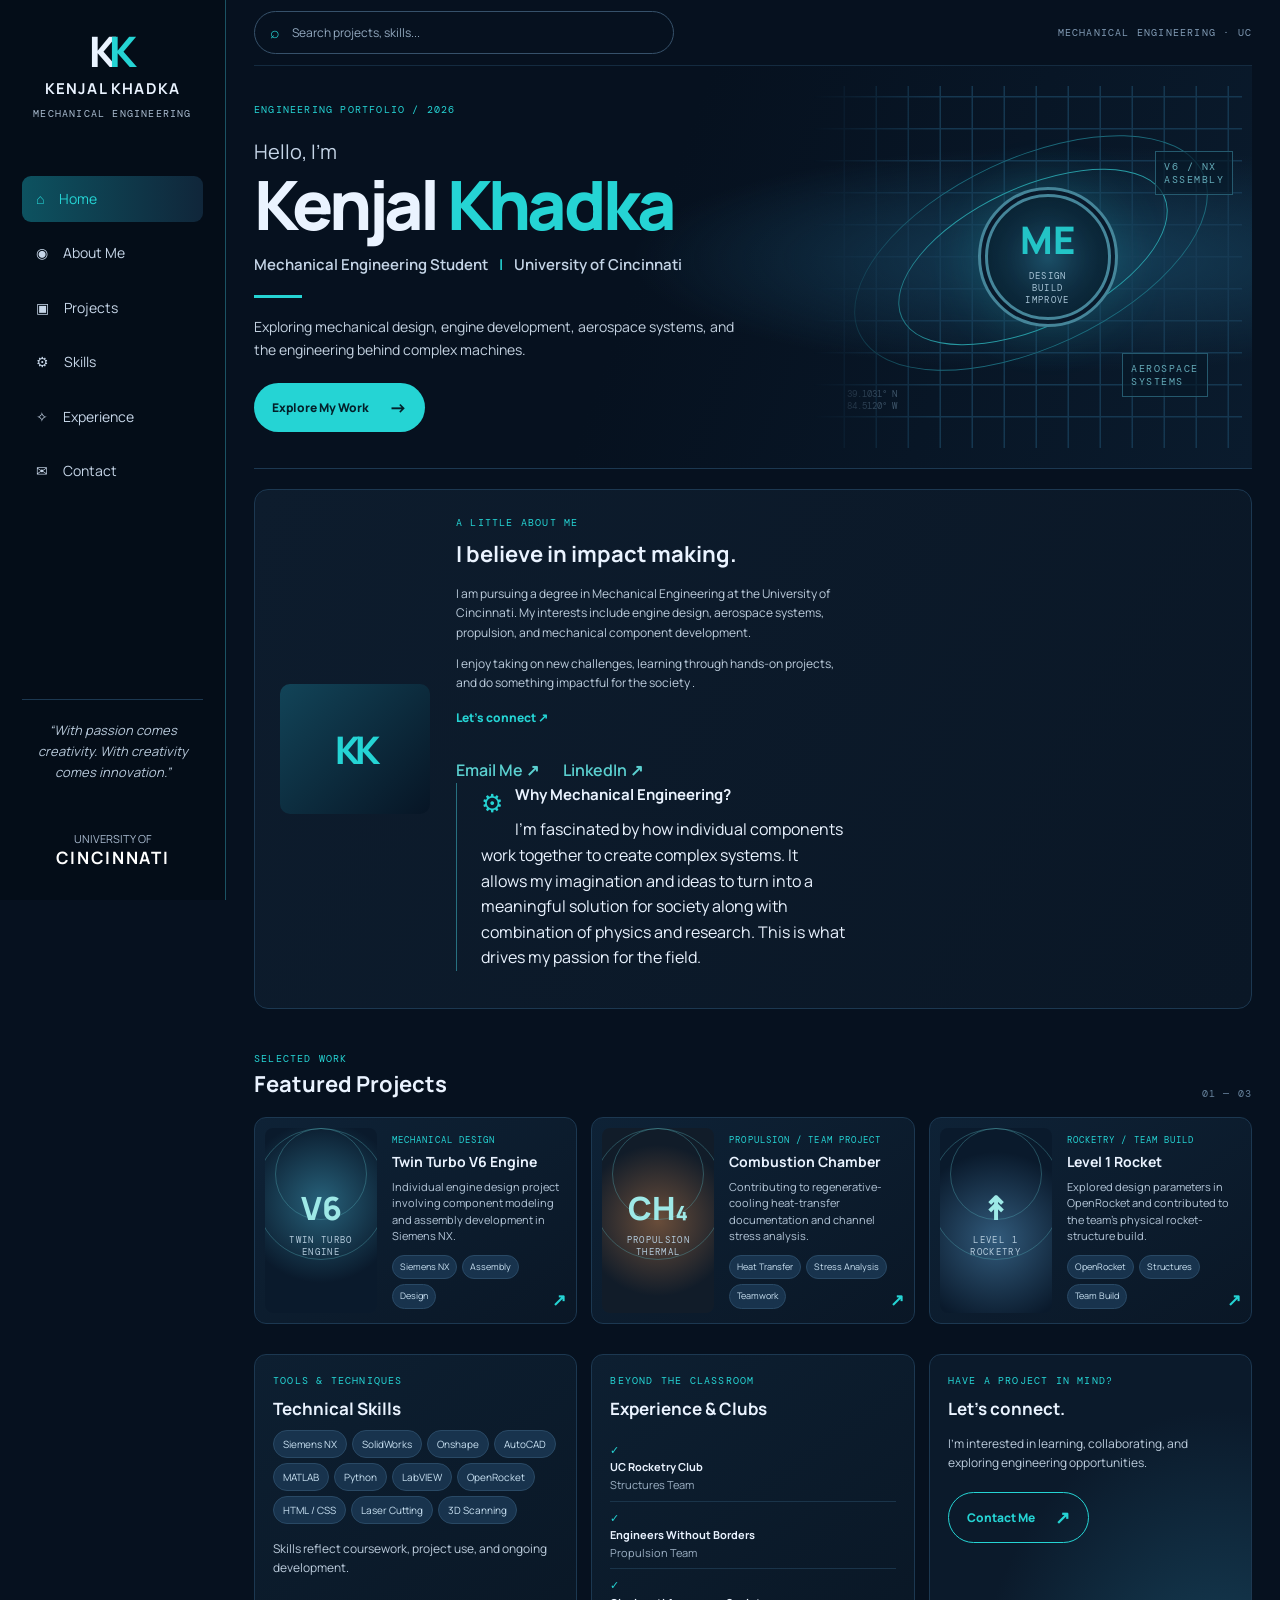
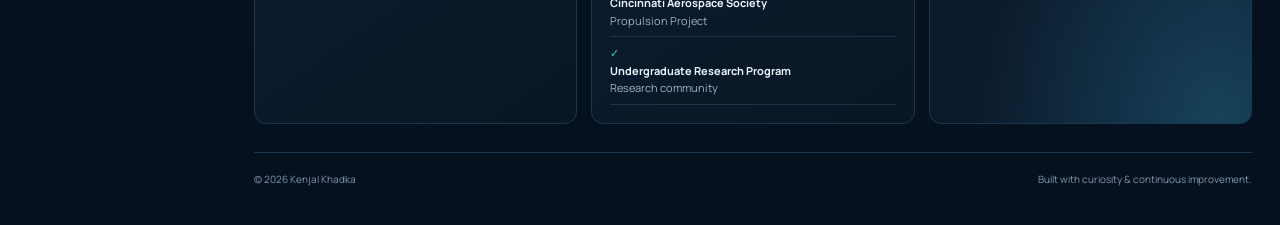
<file: index.html>
<!DOCTYPE html>
<html lang="en">
<head>
  <meta charset="UTF-8">
  <meta name="viewport" content="width=device-width, initial-scale=1.0">
  <meta name="description" content="Kenjal Khadka — Mechanical Engineering student at the University of Cincinnati.">
  <title>Kenjal Khadka |  Engineering Portfolio</title>
  <link rel="stylesheet" href="css/style.css">
  <script src="js/main.js" defer></script>
</head>
<body>
  <aside class="sidebar">
    <a class="brand" href="#home"><span class="brand-mark">K<span>K</span></span><strong>KENJAL KHADKA</strong><small>MECHANICAL ENGINEERING</small></a>
    <nav aria-label="Main navigation">
      <a class="nav-link active" href="#home">⌂ <span>Home</span></a>
      <a class="nav-link" href="#about">◉ <span>About Me</span></a>
      <a class="nav-link" href="#projects">▣ <span>Projects</span></a>
      <a class="nav-link" href="#skills">⚙ <span>Skills</span></a>
      <a class="nav-link" href="#experience">✧ <span>Experience</span></a>
      <a class="nav-link" href="#contact">✉ <span>Contact</span></a>
    </nav>
    <blockquote>“With passion comes creativity. With creativity comes innovation.”</blockquote>
    <div class="side-bottom"><span>UNIVERSITY OF</span><b>CINCINNATI</b></div>
  </aside>

  <main class="main-content" id="home">
    <header class="topbar">
      <div class="search-wrap"><span>⌕</span><input id="siteSearch" type="search" placeholder="Search projects, skills..." aria-label="Search portfolio"></div>
      <span class="top-label">MECHANICAL ENGINEERING · UC</span>
    </header>

    <section class="hero">
      <div class="hero-copy">
        <p class="eyebrow">ENGINEERING PORTFOLIO / 2026</p>
        <p class="hello">Hello, I'm</p>
        <h1>Kenjal <em>Khadka</em></h1>
        <h2>Mechanical Engineering Student <i>|</i> University of Cincinnati</h2>
        <div class="accent-line"></div>
        <p class="hero-description">Exploring mechanical design, engine development, aerospace systems, and the engineering behind complex machines.</p>
        <a class="button button-primary" href="#projects">Explore My Work <span>→</span></a>
      </div>
      <div class="hero-art" aria-label="Abstract technical illustration">
        <div class="orbit orbit-one"></div><div class="orbit orbit-two"></div>
        <div class="engine-core"><span>ME</span><small>DESIGN<br>BUILD<br>IMPROVE</small></div>
        <div class="blueprint blueprint-a">V6 / NX<br>ASSEMBLY</div>
        <div class="blueprint blueprint-b">AEROSPACE<br>SYSTEMS</div>
        <div class="coordinate">39.1031° N<br>84.5120° W</div>
      </div>
    </section>

    <section class="intro-panel" id="about">
      <div class="intro-symbol">KK</div>
      <div class="intro-text"><p class="eyebrow">A LITTLE ABOUT ME</p><h2> I believe in impact making.</h2>
        <p> I am pursuing a degree in Mechanical Engineering at the University of Cincinnati. My interests include engine design, aerospace systems, propulsion, and mechanical component development.</p>
        <p>I enjoy taking on new challenges, learning through hands-on projects, and do something impactful for the society .</p>
        <a class="text-link" href="mailto:">Let's connect <span>↗</span></a>
        <div class="connect-section">
    <div class="connect-links">
        <a href="mailto:khadkakl@uc.mail.edu">
            Email Me ↗
        </a>
        <a href="https://www.linkedin.com/in/khadkakl63/"
           target="_blank"
           rel="noopener noreferrer">
            LinkedIn ↗
        </a>
    </div>
   </div>
    
      <div class="why-panel"><div class="gear">⚙</div><h3>Why Mechanical Engineering?</h3>
        I'm fascinated by how individual components work together to create complex systems. It allows my imagination and ideas 
        to turn into a meaningful solution for society along with combination of physics and research. This is what drives
        my passion for the field.
        <p></p>
      </div>
    </section>

    <section class="section" id="projects">
      <div class="section-heading"><div><p class="eyebrow">SELECTED WORK</p><h2>Featured Projects</h2></div><span class="section-index">01 — 03</span></div>
      <div class="project-grid">
        <a class="project-card searchable" href="projects/twin-turbo-v6.html" data-search="twin turbo v6 engine siemens nx cad assembly mechanical design">
          <div class="project-visual visual-engine"><span>V6</span><small>TWIN TURBO<br>ENGINE</small></div>
          <div class="project-info"><p class="card-kicker">MECHANICAL DESIGN</p><h3>Twin Turbo V6 Engine</h3><p>Individual engine design project involving component modeling and assembly development in Siemens NX.</p><div class="tags"><span>Siemens NX</span><span>Assembly</span><span>Design</span></div><b class="card-arrow">↗</b></div>
        </a>
        <a class="project-card searchable" href="projects/combustion-chamber.html" data-search="combustion chamber methane oxygen CH4 LOX regenerative cooling heat transfer stress analysis EWB CAS">
          <div class="project-visual visual-chamber"><span>CH₄</span><small>PROPULSION<br>THERMAL</small></div>
          <div class="project-info"><p class="card-kicker">PROPULSION / TEAM PROJECT</p><h3>Combustion Chamber</h3><p>Contributing to regenerative-cooling heat-transfer documentation and channel stress analysis.</p><div class="tags"><span>Heat Transfer</span><span>Stress Analysis</span><span>Teamwork</span></div><b class="card-arrow">↗</b></div>
        </a>
        <a class="project-card searchable" href="projects/rocketry.html" data-search="level 1 rocket UC rocketry club OpenRocket structures nose cone inner body tube">
          <div class="project-visual visual-rocket"><span>↟</span><small>LEVEL 1<br>ROCKETRY</small></div>
          <div class="project-info"><p class="card-kicker">ROCKETRY / TEAM BUILD</p><h3>Level 1 Rocket</h3><p>Explored design parameters in OpenRocket and contributed to the team's physical rocket-structure build.</p><div class="tags"><span>OpenRocket</span><span>Structures</span><span>Team Build</span></div><b class="card-arrow">↗</b></div>
        </a>
      </div>
      <p class="search-empty" id="searchEmpty" hidden>No matching projects or skills found. Try another search.</p>
    </section>

    <section class="lower-grid">
      <div class="info-panel searchable" id="skills" data-search="skills siemens nx solidworks onshape autocad matlab labview python html openrocket laser cutting 3d scanning">
        <p class="eyebrow">TOOLS & TECHNIQUES</p><h2>Technical Skills</h2>
        <div class="skill-list"><span>Siemens NX</span><span>SolidWorks</span><span>Onshape</span><span>AutoCAD</span><span>MATLAB</span><span>Python</span><span>LabVIEW</span><span>OpenRocket</span><span>HTML / CSS</span><span>Laser Cutting</span><span>3D Scanning</span></div>
        <p class="fine-print">Skills reflect coursework, project use, and ongoing development.</p>
      </div>
      <div class="info-panel searchable" id="experience" data-search="experience clubs UC Rocketry Engineers Without Borders Cincinnati Aerospace Society URP">
        <p class="eyebrow">BEYOND THE CLASSROOM</p><h2>Experience & Clubs</h2>
        <ul class="experience-list">
          <li><b>UC Rocketry Club</b><span>Structures Team</span></li>
          <li><b>Engineers Without Borders</b><span>Propulsion Team</span></li>
          <li><b>Cincinnati Aerospace Society</b><span>Propulsion Project</span></li>
          <li><b>Undergraduate Research Program</b><span>Research community</span></li>
        </ul>
      </div>
      <div class="info-panel contact-panel" id="contact"><p class="eyebrow">HAVE A PROJECT IN MIND?</p><h2>Let's connect.</h2><p>I'm interested in learning, collaborating, and exploring engineering opportunities.</p><a class="button button-outline" href="mailto:">Contact Me <span>↗</span></a></div>
    </section>
    <footer>© 2026 Kenjal Khadka <span>Built with curiosity & continuous improvement.</span></footer>
  </main>
</body>
</html>
</file>
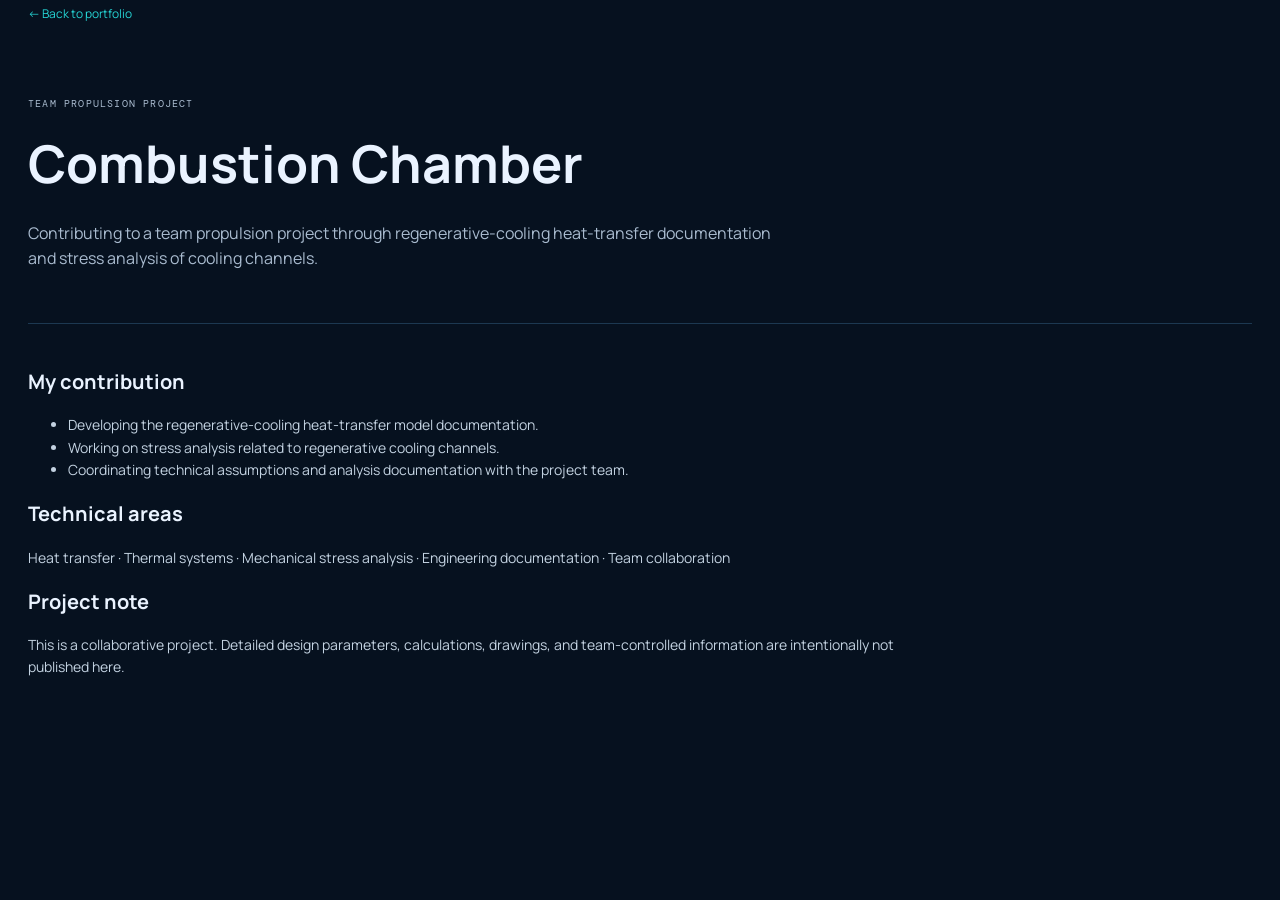
<file: projects/combustion-chamber.html>
<!DOCTYPE html><html lang="en"><head><meta charset="UTF-8"><meta name="viewport" content="width=device-width,initial-scale=1"><title>Combustion Chamber | Kenjal Khadka</title><link rel="stylesheet" href="../css/style.css"></head><body><main class="main-content" style="margin-left:0"><a class="back-link" href="../index.html#projects">← Back to portfolio</a><section class="detail-hero"><p class="eyebrow">TEAM PROPULSION PROJECT</p><h1>Combustion Chamber</h1><p>Contributing to a team propulsion project through regenerative-cooling heat-transfer documentation and stress analysis of cooling channels.</p></section><article class="detail-content"><h2>My contribution</h2><ul><li>Developing the regenerative-cooling heat-transfer model documentation.</li><li>Working on stress analysis related to regenerative cooling channels.</li><li>Coordinating technical assumptions and analysis documentation with the project team.</li></ul><h2>Technical areas</h2><p>Heat transfer · Thermal systems · Mechanical stress analysis · Engineering documentation · Team collaboration</p><h2>Project note</h2><p>This is a collaborative project. Detailed design parameters, calculations, drawings, and team-controlled information are intentionally not published here.</p></article></main></body></html>
</file>
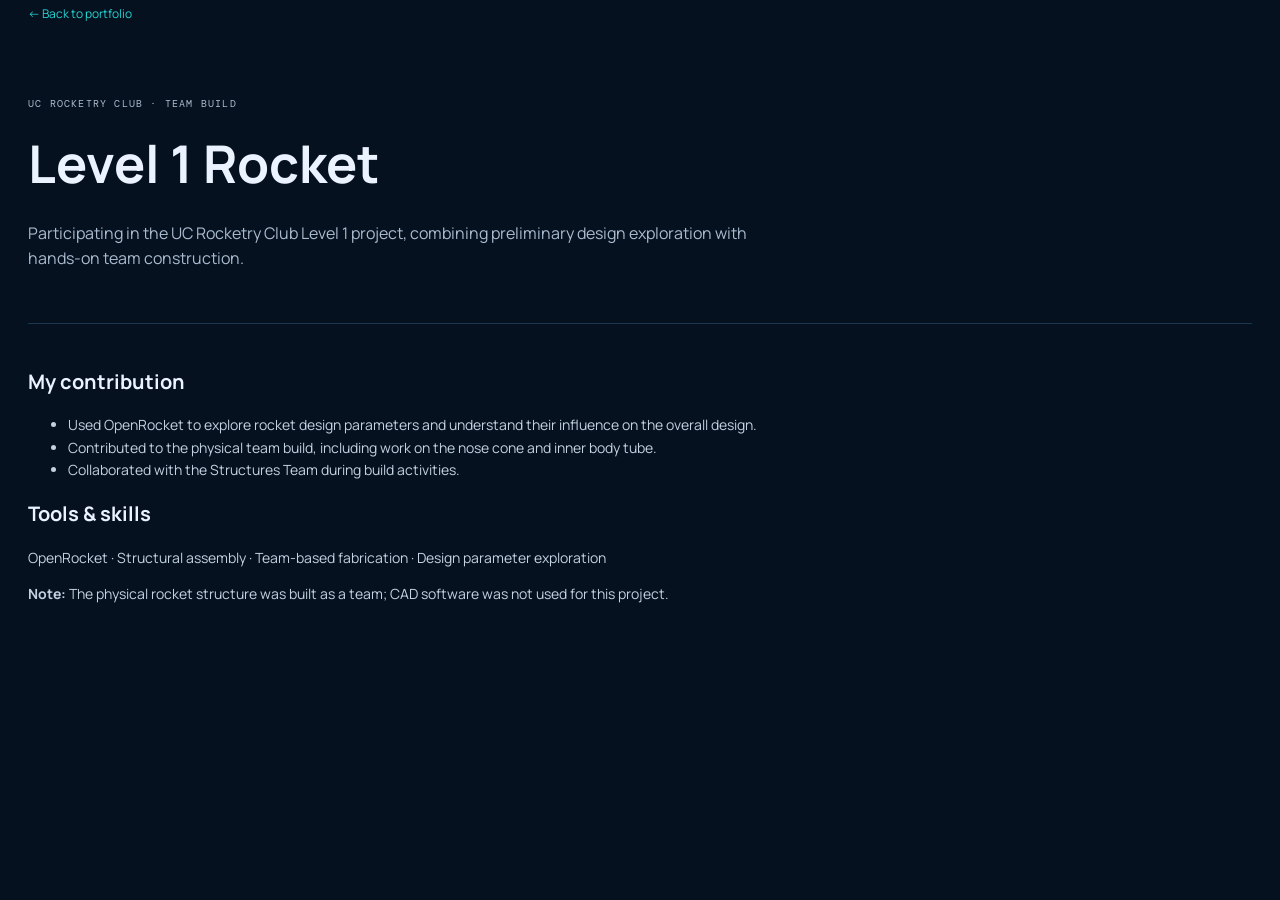
<file: projects/rocketry.html>
<!DOCTYPE html><html lang="en"><head><meta charset="UTF-8"><meta name="viewport" content="width=device-width,initial-scale=1"><title>Level 1 Rocket | Kenjal Khadka</title><link rel="stylesheet" href="../css/style.css"></head><body><main class="main-content" style="margin-left:0"><a class="back-link" href="../index.html#projects">← Back to portfolio</a><section class="detail-hero"><p class="eyebrow">UC ROCKETRY CLUB · TEAM BUILD</p><h1>Level 1 Rocket</h1><p>Participating in the UC Rocketry Club Level 1 project, combining preliminary design exploration with hands-on team construction.</p></section><article class="detail-content"><h2>My contribution</h2><ul><li>Used OpenRocket to explore rocket design parameters and understand their influence on the overall design.</li><li>Contributed to the physical team build, including work on the nose cone and inner body tube.</li><li>Collaborated with the Structures Team during build activities.</li></ul><h2>Tools & skills</h2><p>OpenRocket · Structural assembly · Team-based fabrication · Design parameter exploration</p><p><strong>Note:</strong> The physical rocket structure was built as a team; CAD software was not used for this project.</p></article></main></body></html>
</file>
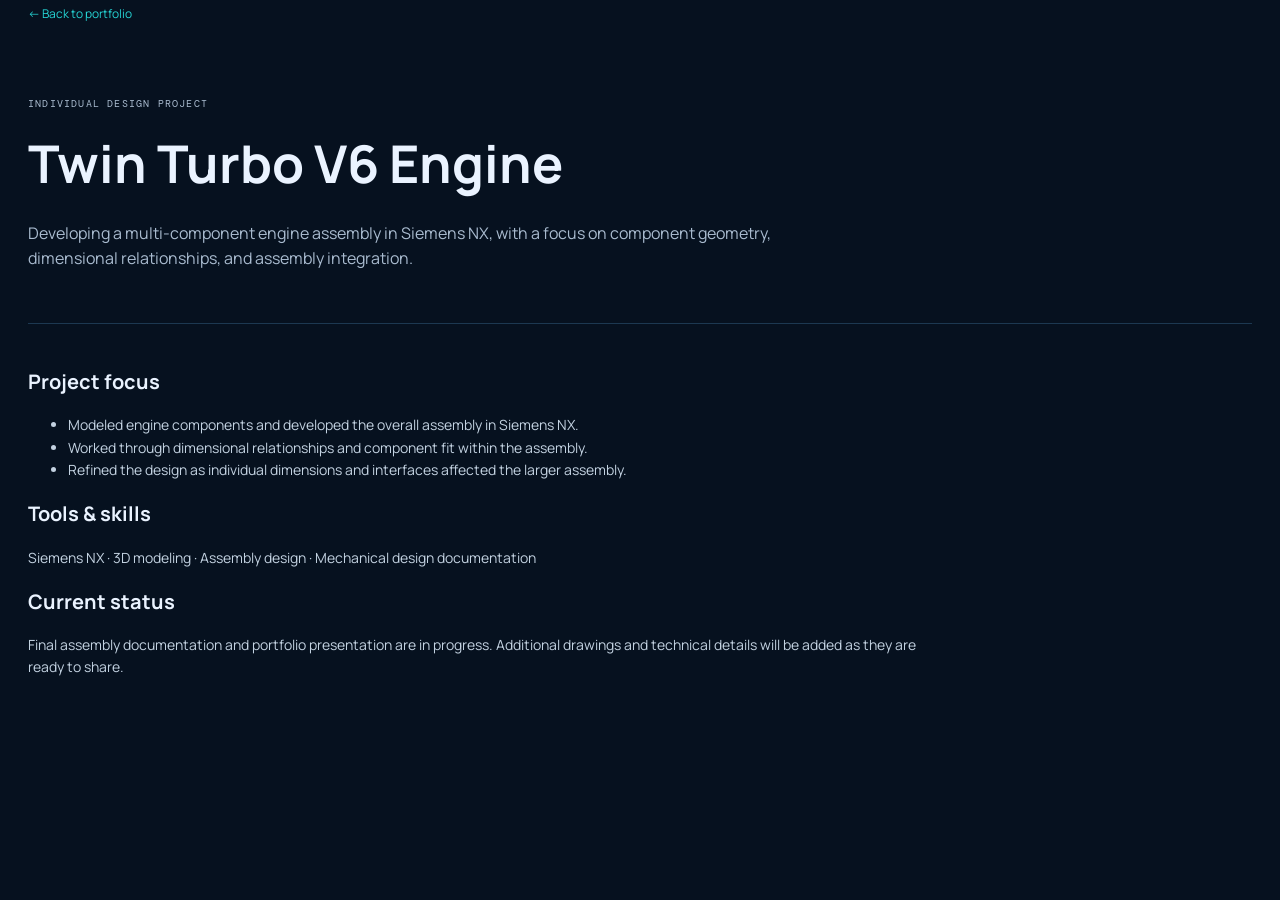
<file: projects/twin-turbo-v6.html>
<!DOCTYPE html><html lang="en"><head><meta charset="UTF-8"><meta name="viewport" content="width=device-width,initial-scale=1"><title>Twin Turbo V6 | Kenjal Khadka</title><link rel="stylesheet" href="../css/style.css"></head><body><main class="main-content" style="margin-left:0"><a class="back-link" href="../index.html#projects">← Back to portfolio</a><section class="detail-hero"><p class="eyebrow">INDIVIDUAL DESIGN PROJECT</p><h1>Twin Turbo V6 Engine</h1><p>Developing a multi-component engine assembly in Siemens NX, with a focus on component geometry, dimensional relationships, and assembly integration.</p></section><article class="detail-content"><h2>Project focus</h2><ul><li>Modeled engine components and developed the overall assembly in Siemens NX.</li><li>Worked through dimensional relationships and component fit within the assembly.</li><li>Refined the design as individual dimensions and interfaces affected the larger assembly.</li></ul><h2>Tools & skills</h2><p>Siemens NX · 3D modeling · Assembly design · Mechanical design documentation</p><h2>Current status</h2><p>Final assembly documentation and portfolio presentation are in progress. Additional drawings and technical details will be added as they are ready to share.</p></article></main></body></html>
</file>
<file: css/style.css>
@import url('https://fonts.googleapis.com/css2?family=DM+Mono:wght@400;500&family=Manrope:wght@400;500;600;700;800&display=swap');
:root{--bg:#06111f;--panel:#0b1a2b;--panel2:#0e2033;--line:#1c3851;--text:#eaf3ff;--muted:#a9bbcf;--teal:#25d4d4;--teal2:#74f1e8}
*{box-sizing:border-box}html{scroll-behavior:smooth;scroll-padding-top:30px}body{margin:0;background:var(--bg);color:var(--text);font-family:Manrope,Arial,sans-serif;line-height:1.6}.sidebar{position:fixed;inset:0 auto 0 0;width:226px;padding:30px 22px;background:#040d18;border-right:1px solid #1b5263;display:flex;flex-direction:column;z-index:5}.brand{color:var(--text);text-decoration:none;text-align:center;display:grid;justify-items:center;gap:5px;margin-bottom:54px}.brand-mark{font-size:42px;font-weight:800;line-height:1;letter-spacing:-8px;padding-right:8px}.brand-mark span{color:var(--teal)}.brand strong{font-size:15px;letter-spacing:.08em}.brand small,.eyebrow,.card-kicker,.section-index,.top-label{font-family:'DM Mono',monospace;letter-spacing:.12em;font-size:10px;color:var(--teal)}.brand small{color:var(--muted)}nav{display:grid;gap:8px}.nav-link{padding:12px 14px;border-radius:9px;color:#c7d6e8;text-decoration:none;display:flex;gap:15px;align-items:center;font-size:14px}.nav-link:first-letter{color:var(--teal)}.nav-link:hover,.nav-link.active{background:linear-gradient(90deg,#0d5260,#10263a);color:var(--teal)}.sidebar blockquote{margin:auto 0 28px;padding:20px 6px;color:#b7c8d9;text-align:center;font-style:italic;font-size:13px;border-top:1px solid var(--line)}.side-bottom{text-align:center;color:#aabbd0;font-size:11px;line-height:1.4}.side-bottom b{display:block;font-size:17px;letter-spacing:.1em;color:#fff}.main-content{margin-left:226px;padding:0 28px 20px;max-width:1800px}.topbar{height:66px;display:flex;align-items:center;justify-content:space-between;border-bottom:1px solid #142b40}.search-wrap{display:flex;align-items:center;gap:10px;border:1px solid #36516a;border-radius:30px;padding:8px 15px;width:min(420px,60%);color:var(--teal)}.search-wrap input{background:none;border:0;outline:0;color:white;width:100%;font:inherit;font-size:12px}.search-wrap input::placeholder{color:#93a9bf}.top-label{color:#819bb5}.hero{min-height:335px;position:relative;overflow:hidden;display:flex;align-items:center;border-bottom:1px solid var(--line);background:radial-gradient(ellipse at 82% 48%,#153e58 0,transparent 38%),linear-gradient(110deg,#06111f 40%,#0a1b2d)}.hero-copy{position:relative;z-index:2;padding:36px 0;max-width:670px}.hero-copy .eyebrow{margin:0 0 18px}.hello{margin:0;color:#c5d5e7;font-size:20px}.hero h1{font-size:clamp(42px,6vw,68px);line-height:1.08;margin:0;font-weight:800;letter-spacing:-.055em}.hero h1 em{font-style:normal;color:var(--teal)}.hero h2{font-size:15px;font-weight:600;color:#c5d5e7;margin:12px 0}.hero h2 i{font-style:normal;color:var(--teal);padding:0 8px}.accent-line{width:48px;height:3px;background:var(--teal);margin:18px 0}.hero-description{max-width:500px;color:#c4d2e1;font-size:14px}.button{display:inline-flex;align-items:center;gap:20px;padding:10px 18px;border-radius:30px;text-decoration:none;font-size:12px;font-weight:800;margin-top:8px;transition:.2s}.button-primary{background:var(--teal);color:#03202a}.button:hover{transform:translateY(-2px);filter:brightness(1.1)}.button span{font-size:18px}.hero-art{position:absolute;right:1%;top:5%;width:43%;height:90%;opacity:.9;background:repeating-linear-gradient(0deg,transparent 0 30px,#173b55 31px 32px),repeating-linear-gradient(90deg,transparent 0 30px,#173b55 31px 32px);mask-image:linear-gradient(90deg,transparent,#000 30%)}.orbit{position:absolute;border:1px solid #1e7182;border-radius:50%;transform:rotate(-25deg)}.orbit-one{width:380px;height:190px;right:5%;top:20%}.orbit-two{width:290px;height:140px;right:15%;top:28%;border-color:#2ca8b0}.engine-core{position:absolute;right:29%;top:28%;width:140px;height:140px;border:10px double #4b8fa3;border-radius:50%;display:grid;place-content:center;text-align:center;box-shadow:0 0 55px #1b9aa455,inset 0 0 35px #1b9aa433;background:radial-gradient(circle,#1c526a,#081728 70%)}.engine-core span{font-size:38px;font-weight:800;color:var(--teal)}.engine-core small{font:9px 'DM Mono';letter-spacing:.15em;color:#b9d5e7}.blueprint{position:absolute;font:10px 'DM Mono';color:#6ebac7;letter-spacing:.15em;border:1px solid #286075;padding:8px;background:#061827aa}.blueprint-a{right:2%;top:18%}.blueprint-b{right:8%;bottom:14%}.coordinate{position:absolute;bottom:10%;left:8%;font:9px 'DM Mono';color:#68869e}.intro-panel{display:grid;grid-template-columns:150px 1.1fr 1fr;gap:26px;align-items:center;padding:25px;margin:20px 0;background:linear-gradient(120deg,#0d1c2d,#0a1726);border:1px solid var(--line);border-radius:14px}.intro-symbol{height:130px;border-radius:10px;background:linear-gradient(135deg,#124458,#071525);display:grid;place-items:center;color:var(--teal);font-size:38px;font-weight:800;letter-spacing:-5px}.intro-text h2,.section h2,.info-panel h2{font-size:22px;margin:0 0 8px}.intro-text p:not(.eyebrow),.why-panel p,.info-panel>p:not(.eyebrow){font-size:12px;color:#bdcddd}.intro-text .eyebrow,.info-panel .eyebrow{margin:0 0 6px}.text-link{color:var(--teal);font-size:12px;text-decoration:none;font-weight:800}.why-panel{border-left:1px solid #277080;padding-left:24px;position:relative}.why-panel h3{font-size:15px;margin:0 0 10px}.why-panel .gear{float:left;color:var(--teal);font-size:25px;margin-right:12px}.section{padding:22px 0}.section-heading{display:flex;align-items:end;justify-content:space-between;margin-bottom:15px}.section-heading h2{margin:0}.section-heading .eyebrow{margin:0}.section-index{color:#67839d}.project-grid{display:grid;grid-template-columns:repeat(3,1fr);gap:14px}.project-card{min-width:0;display:grid;grid-template-columns:112px 1fr;gap:15px;padding:10px;border-radius:12px;background:linear-gradient(145deg,#0e2236,#0a1726);border:1px solid var(--line);text-decoration:none;color:var(--text);position:relative;transition:.2s}.project-card:hover{border-color:var(--teal);transform:translateY(-3px)}.project-visual{min-height:145px;border-radius:8px;display:grid;align-content:center;justify-items:center;position:relative;overflow:hidden;background:radial-gradient(circle at 50% 40%,#27617a,#0a1a2c 65%)}.project-visual:before,.project-visual:after{content:"";position:absolute;border:1px solid #5bbac455;border-radius:50%;width:130px;height:130px}.project-visual:after{width:90px;height:90px}.project-visual span{font-size:32px;font-weight:800;color:#9ee9e7;z-index:1}.project-visual small{font:9px 'DM Mono';letter-spacing:.15em;color:#b4cbdc;text-align:center;z-index:1}.visual-chamber{background:radial-gradient(circle,#694d3a,#111c29 70%)}.visual-rocket{background:radial-gradient(circle at 50% 60%,#315a7b,#0a1a2c 70%)}.project-info{padding:5px 5px 4px 0}.card-kicker{font-size:9px;margin:0 0 4px}.project-info h3{font-size:14px;margin:0 0 5px}.project-info>p:not(.card-kicker){font-size:11px;color:#b5c7d9;line-height:1.5;margin:0 0 10px}.tags,.skill-list{display:flex;flex-wrap:wrap;gap:5px}.tags span,.skill-list span{font-size:9px;padding:4px 7px;border-radius:20px;background:#18334d;color:#c9e1f2;border:1px solid #294965}.card-arrow{position:absolute;right:10px;bottom:9px;color:var(--teal);font-size:17px}.lower-grid{display:grid;grid-template-columns:1fr 1fr 1fr;gap:14px;margin:8px 0 28px}.info-panel{padding:18px;border-radius:12px;background:linear-gradient(145deg,#0d1f31,#091624);border:1px solid var(--line);min-width:0}.info-panel h2{font-size:17px}.skill-list span{font-size:10px;padding:5px 9px}.fine-print{font-size:10px;color:#8199af;margin-top:15px}.experience-list{padding:0;margin:12px 0 0;list-style:none}.experience-list li{padding:7px 0;border-bottom:1px solid #1a344a;display:flex;flex-direction:column;font-size:11px}.experience-list li:before{content:"✓";color:var(--teal);float:left}.experience-list span{color:#9eb2c6}.contact-panel{background:radial-gradient(ellipse at 90% 100%,#17425a,#0b1a2b 60%)}.contact-panel .button-outline{border:1px solid var(--teal);color:var(--teal)}footer{border-top:1px solid var(--line);padding:18px 0;color:#8198ad;font-size:10px;display:flex;justify-content:space-between}.search-empty{color:var(--muted);font-size:13px;padding:20px}.detail-hero{padding:60px 0 35px;border-bottom:1px solid var(--line)}.detail-hero h1{font-size:clamp(32px,5vw,52px);margin:5px 0}.detail-hero p{color:var(--muted);max-width:750px}.detail-content{max-width:900px;padding:25px 0}.detail-content h2{font-size:20px}.detail-content p,.detail-content li{font-size:14px;color:#c3d2e1}.back-link{color:var(--teal);text-decoration:none;font-size:12px}
@media(max-width:1100px){.sidebar{width:190px;padding:24px 15px}.main-content{margin-left:190px;padding:0 20px}.project-grid{grid-template-columns:1fr}.project-card{grid-template-columns:130px 1fr}.lower-grid{grid-template-columns:1fr 1fr}.contact-panel{grid-column:span 2}.intro-panel{grid-template-columns:120px 1fr}.why-panel{grid-column:2;border-left:0;border-top:1px solid var(--line);padding:18px 0 0}}
@media(max-width:700px){.sidebar{position:static;width:auto;height:auto;padding:12px 16px;border-right:0;border-bottom:1px solid var(--line)}.brand{margin:0;display:flex;justify-content:center;gap:10px}.brand-mark{font-size:28px}.brand small{display:none}nav{display:flex;overflow:auto;justify-content:center;margin-top:12px;gap:4px}.nav-link{padding:8px 10px;font-size:11px;white-space:nowrap}.nav-link span{display:inline}.sidebar blockquote,.side-bottom{display:none}.main-content{margin:0;padding:0 15px}.top-label{display:none}.hero{min-height:360px}.hero-art{width:65%;opacity:.35}.hero-copy{padding:35px 0}.hero h2{font-size:12px}.intro-panel{grid-template-columns:1fr;padding:18px}.intro-symbol{height:75px}.why-panel{grid-column:auto}.project-card{grid-template-columns:95px 1fr}.project-visual{min-height:155px}.lower-grid{grid-template-columns:1fr}.contact-panel{grid-column:auto}footer{gap:8px;flex-direction:column}.search-wrap{width:100%}}
.connect-section {
    margin-top: 28px;
}

.connect-section h3 {
    color: #5bd0d0;
    font-size: 1.2rem;
    margin-bottom: 16px;
}

.connect-links {
    display: flex;
    flex-wrap: wrap;
    align-items: center;
    gap: 24px;
}

.connect-links a {
    color: #5bd0d0;
    text-decoration: none;
    font-size: 1rem;
    font-weight: 600;
    transition: color 0.3s ease;
}

.connect-links a:hover {
    color: #ffffff;
}
</file>
